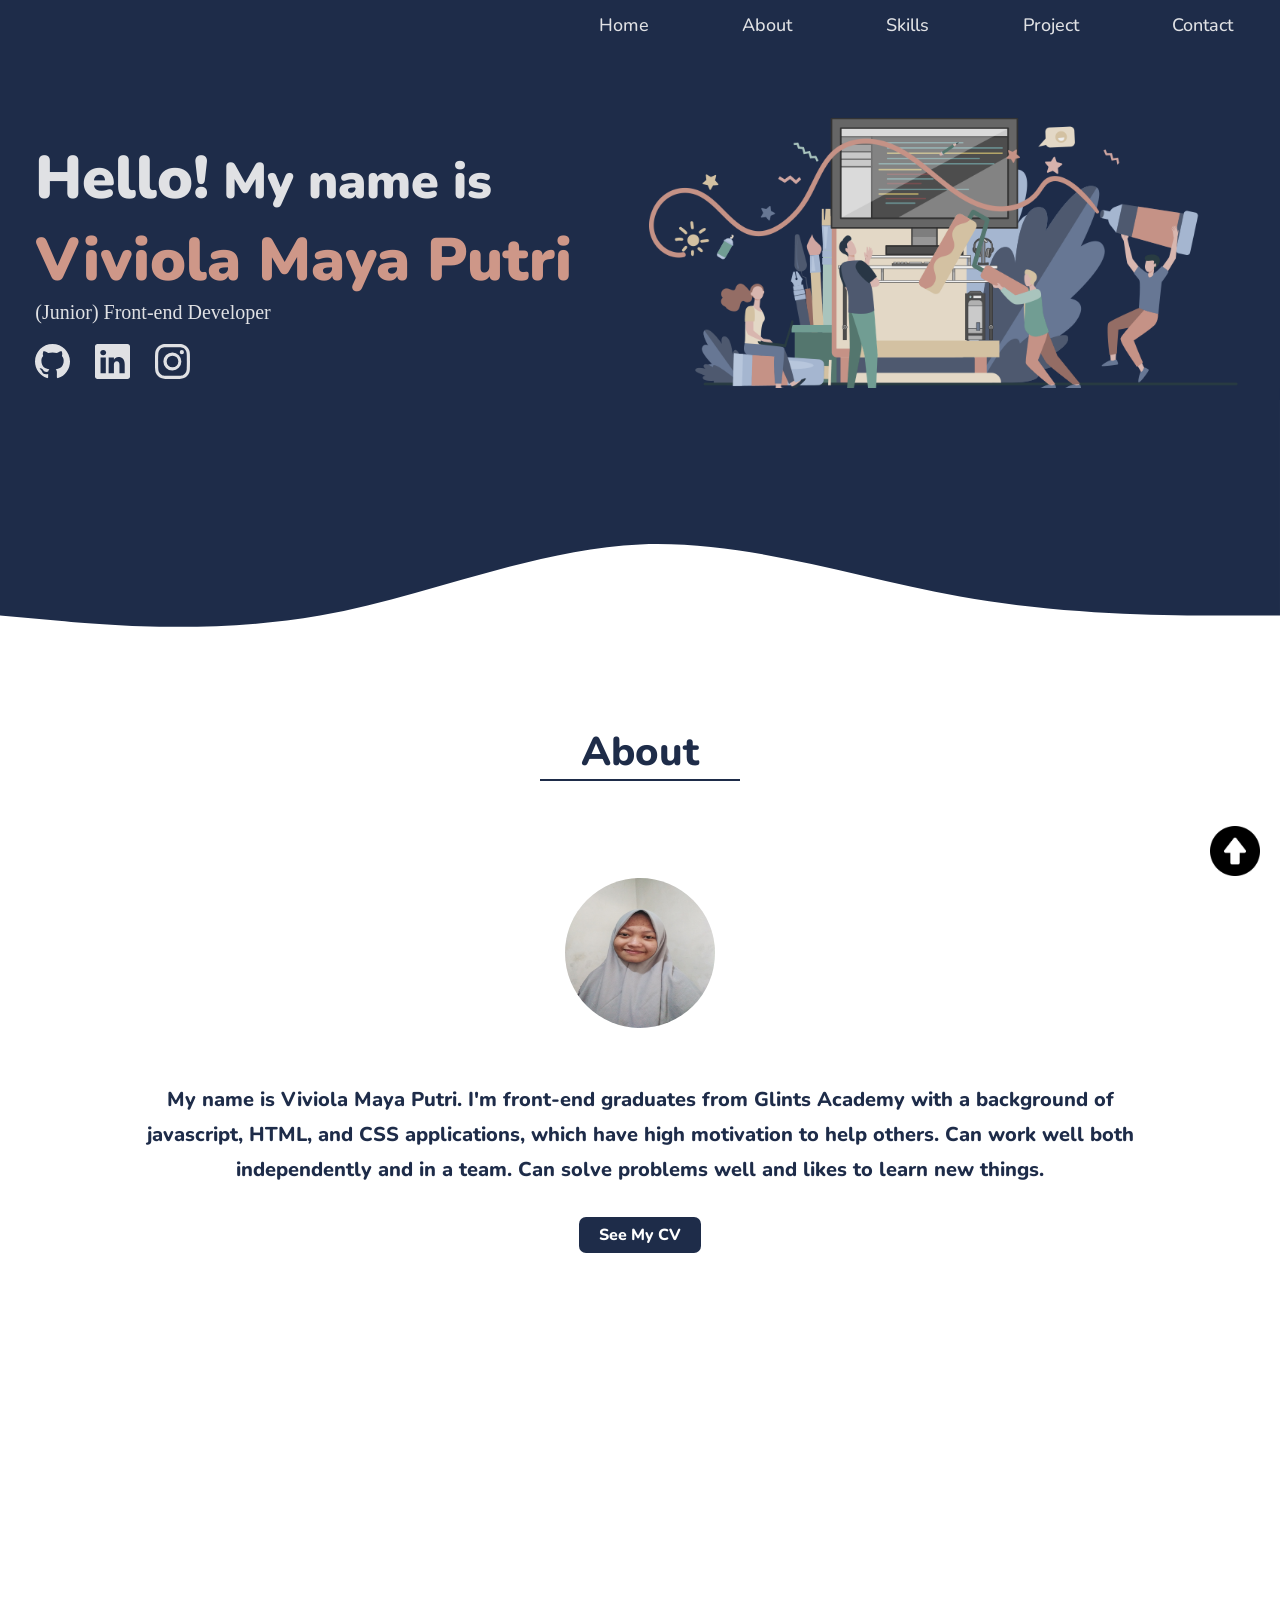
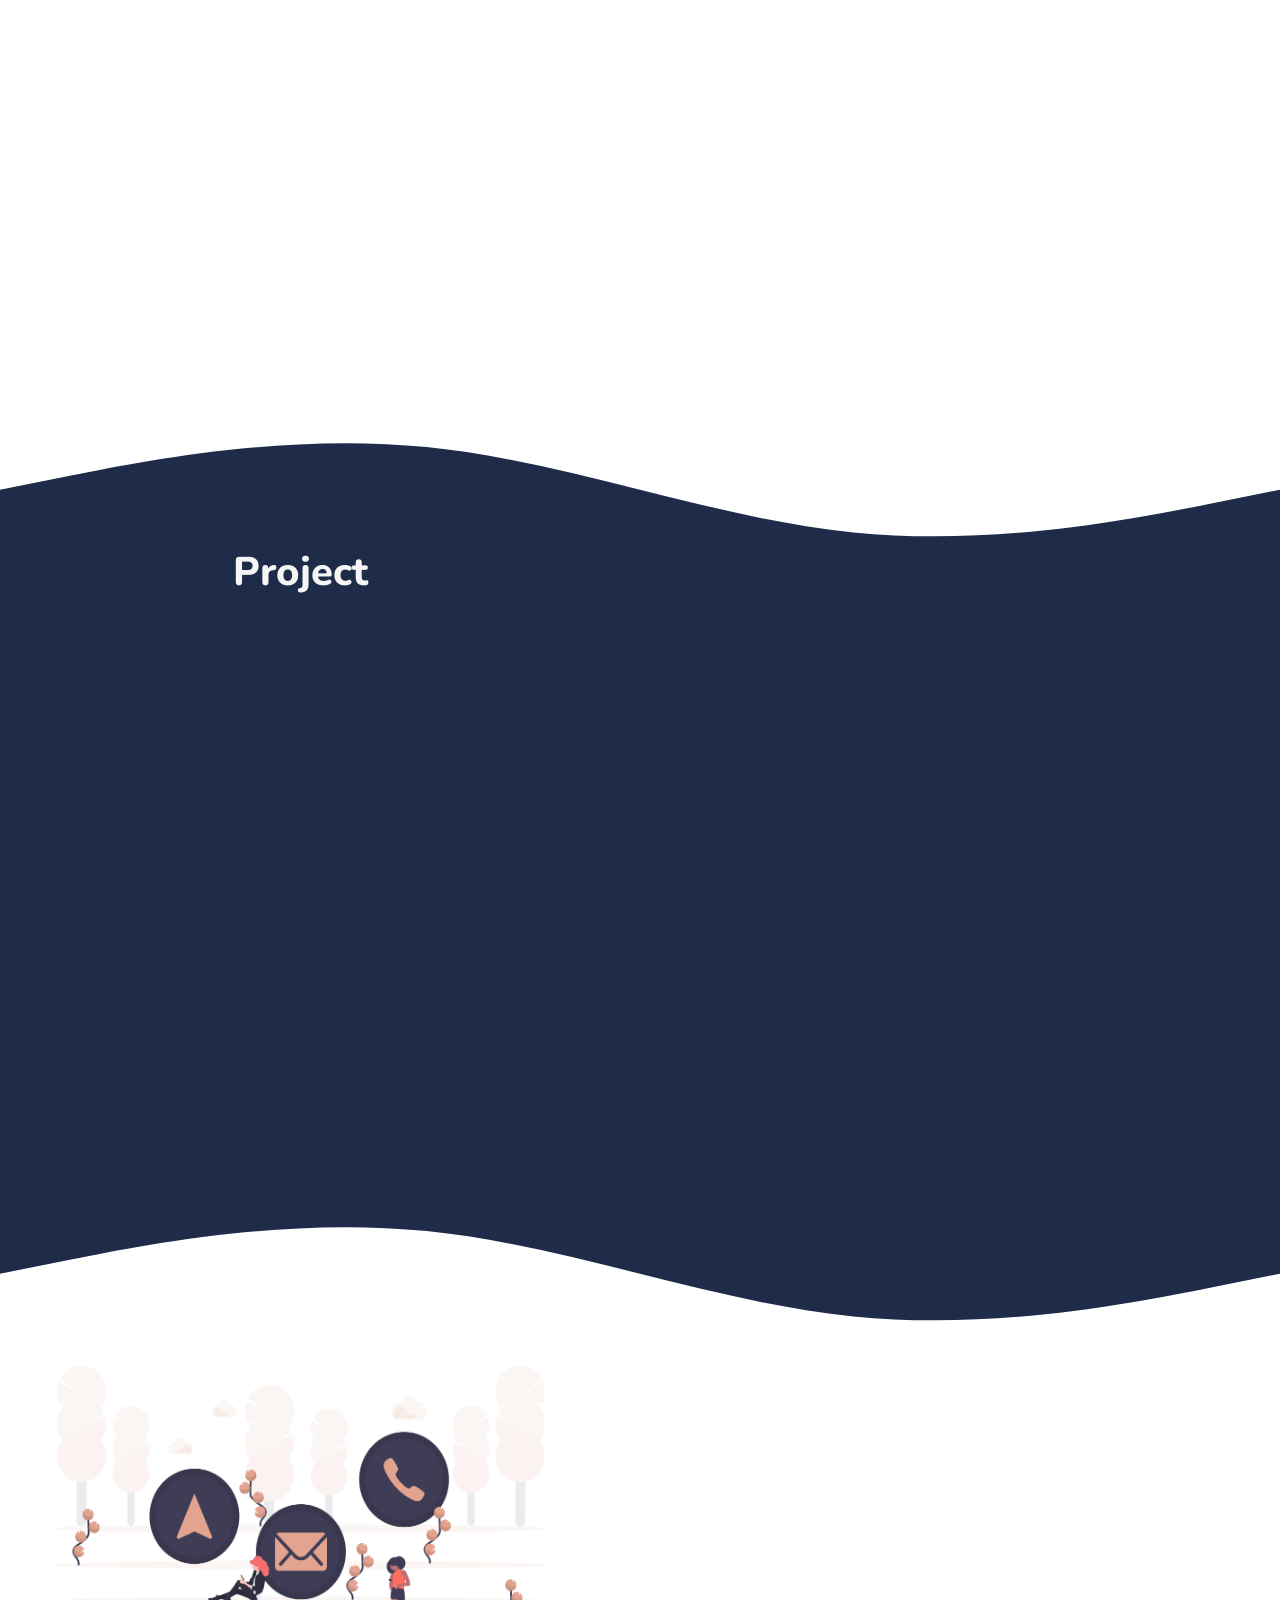
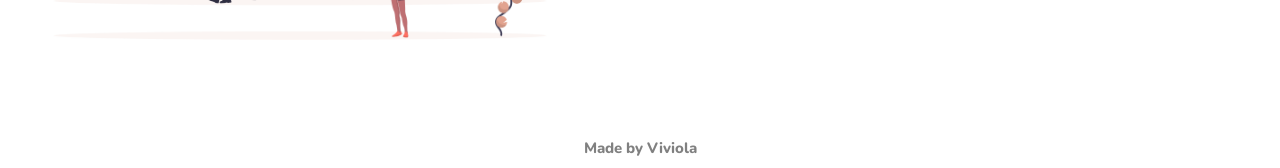
<file: index.html>
<!DOCTYPE html>
<html lang="en">

<head>
    <meta charset="UTF-8">
    <meta http-equiv="X-UA-Compatible" content="IE=edge">
    <meta name="viewport" content="width=device-width, initial-scale=1.0">
    <link rel="icon" href="assets/head-logo.jpg" />
    <title>Viviola</title>
    <link rel="stylesheet" href="profile.css">
    <link href="https://fonts.googleapis.com/css2?family=Dela+Gothic+One&family=Nunito&family=Train+One&display=swap"
        rel="stylesheet">
    <link rel="stylesheet" href="https://unpkg.com/aos@next/dist/aos.css" />

</head>

<body>
    <div class="container">
        <nav class="navbar-links" data-scroll id="navbar">
            <ul>
                <button>x</button>
                <li><a href="#ho me" class="navi">Home</a></li>
                <li><a href="#about" class="navi">About</a></li>
                <li><a href="#skills" class="navi">Skills</a></li>
                <li><a href="#project" class="navi">Project</a></li>
                <li><a href="#contact" class="navi">Contact</a></li>
            </ul>
            <div class="menu-toggle">
                <input type="checkbox">
                <span></span>
                <span></span>
                <span></span>
            </div>
        </nav>
        <header class="page-head" id="home">

            <div class="home">
                <div>
                    <div class="home-title">
                        <div class="name">Hello!<span class="name-is"> My name is </span></div>
                        <div class="name"><span class="name-full">Viviola Maya Putri</span></div>
                        <div class="stack">(Junior) Front-end Developer</div>
                    </div>
                    <div class="icons">
                        <a href="https://github.com/viviolamaya" target="blank">
                            <svg xmlns="http://www.w3.org/2000/svg" width="35" height="35" fill="currentColor"
                                class="bi bi-github" viewBox="0 0 16 16">
                                <path
                                    d="M8 0C3.58 0 0 3.58 0 8c0 3.54 2.29 6.53 5.47 7.59.4.07.55-.17.55-.38 0-.19-.01-.82-.01-1.49-2.01.37-2.53-.49-2.69-.94-.09-.23-.48-.94-.82-1.13-.28-.15-.68-.52-.01-.53.63-.01 1.08.58 1.23.82.72 1.21 1.87.87 2.33.66.07-.52.28-.87.51-1.07-1.78-.2-3.64-.89-3.64-3.95 0-.87.31-1.59.82-2.15-.08-.2-.36-1.02.08-2.12 0 0 .67-.21 2.2.82.64-.18 1.32-.27 2-.27.68 0 1.36.09 2 .27 1.53-1.04 2.2-.82 2.2-.82.44 1.1.16 1.92.08 2.12.51.56.82 1.27.82 2.15 0 3.07-1.87 3.75-3.65 3.95.29.25.54.73.54 1.48 0 1.07-.01 1.93-.01 2.2 0 .21.15.46.55.38A8.012 8.012 0 0 0 16 8c0-4.42-3.58-8-8-8z" />
                            </svg>
                        </a>
                        <a href="https://www.linkedin.com/in/viviola-maya-putri/" target="blank">
                            <svg xmlns="http://www.w3.org/2000/svg" width="35" height="35" fill="currentColor"
                                class="bi bi-linkedin" viewBox="0 0 16 16">
                                <path
                                    d="M0 1.146C0 .513.526 0 1.175 0h13.65C15.474 0 16 .513 16 1.146v13.708c0 .633-.526 1.146-1.175 1.146H1.175C.526 16 0 15.487 0 14.854V1.146zm4.943 12.248V6.169H2.542v7.225h2.401zm-1.2-8.212c.837 0 1.358-.554 1.358-1.248-.015-.709-.52-1.248-1.342-1.248-.822 0-1.359.54-1.359 1.248 0 .694.521 1.248 1.327 1.248h.016zm4.908 8.212V9.359c0-.216.016-.432.08-.586.173-.431.568-.878 1.232-.878.869 0 1.216.662 1.216 1.634v3.865h2.401V9.25c0-2.22-1.184-3.252-2.764-3.252-1.274 0-1.845.7-2.165 1.193v.025h-.016a5.54 5.54 0 0 1 .016-.025V6.169h-2.4c.03.678 0 7.225 0 7.225h2.4z" />
                            </svg>
                        </a>
                        <a href="">
                            <svg xmlns="http://www.w3.org/2000/svg" width="35" height="35" fill="currentColor"
                                class="bi bi-instagram" viewBox="0 0 16 16">
                                <path
                                    d="M8 0C5.829 0 5.556.01 4.703.048 3.85.088 3.269.222 2.76.42a3.917 3.917 0 0 0-1.417.923A3.927 3.927 0 0 0 .42 2.76C.222 3.268.087 3.85.048 4.7.01 5.555 0 5.827 0 8.001c0 2.172.01 2.444.048 3.297.04.852.174 1.433.372 1.942.205.526.478.972.923 1.417.444.445.89.719 1.416.923.51.198 1.09.333 1.942.372C5.555 15.99 5.827 16 8 16s2.444-.01 3.298-.048c.851-.04 1.434-.174 1.943-.372a3.916 3.916 0 0 0 1.416-.923c.445-.445.718-.891.923-1.417.197-.509.332-1.09.372-1.942C15.99 10.445 16 10.173 16 8s-.01-2.445-.048-3.299c-.04-.851-.175-1.433-.372-1.941a3.926 3.926 0 0 0-.923-1.417A3.911 3.911 0 0 0 13.24.42c-.51-.198-1.092-.333-1.943-.372C10.443.01 10.172 0 7.998 0h.003zm-.717 1.442h.718c2.136 0 2.389.007 3.232.046.78.035 1.204.166 1.486.275.373.145.64.319.92.599.28.28.453.546.598.92.11.281.24.705.275 1.485.039.843.047 1.096.047 3.231s-.008 2.389-.047 3.232c-.035.78-.166 1.203-.275 1.485a2.47 2.47 0 0 1-.599.919c-.28.28-.546.453-.92.598-.28.11-.704.24-1.485.276-.843.038-1.096.047-3.232.047s-2.39-.009-3.233-.047c-.78-.036-1.203-.166-1.485-.276a2.478 2.478 0 0 1-.92-.598 2.48 2.48 0 0 1-.6-.92c-.109-.281-.24-.705-.275-1.485-.038-.843-.046-1.096-.046-3.233 0-2.136.008-2.388.046-3.231.036-.78.166-1.204.276-1.486.145-.373.319-.64.599-.92.28-.28.546-.453.92-.598.282-.11.705-.24 1.485-.276.738-.034 1.024-.044 2.515-.045v.002zm4.988 1.328a.96.96 0 1 0 0 1.92.96.96 0 0 0 0-1.92zm-4.27 1.122a4.109 4.109 0 1 0 0 8.217 4.109 4.109 0 0 0 0-8.217zm0 1.441a2.667 2.667 0 1 1 0 5.334 2.667 2.667 0 0 1 0-5.334z" />
                            </svg>
                        </a>
                    </div>
                </div>
                <div class="home-img">
                    <img src="assets/animasi.png" alt="">
                </div>
            </div>
            <svg class="wave" xmlns="http://www.w3.org/2000/svg" viewBox="0 0 1440 320">
                <path fill="#1e2c49" fill-opacity="1"
                    d="M0,256L60,261.3C120,267,240,277,360,256C480,235,600,181,720,176C840,171,960,213,1080,234.7C1200,256,1320,256,1380,256L1440,256L1440,0L1380,0C1320,0,1200,0,1080,0C960,0,840,0,720,0C600,0,480,0,360,0C240,0,120,0,60,0L0,0Z">
                </path>
            </svg>
            <div class="up-scroll">
                <a href="#home">
                    <img src="assets/up.png" alt="">
                </a>
            </div>
        </header>

        <section class="about" id="about">
            <div class="about-page" data-aos="fade-up">
                <div class="about-title">About</div>
                <div class="about-me">
                    <div class="about-img">
                        <img src="assets/FE-Viviola Maya Putri.jpg" alt="profile">
                    </div>
                    <div class="about-summary">
                        <div class="summary">
                            My name is Viviola Maya Putri. I'm front-end graduates from Glints Academy with a background
                            of
                            javascript, HTML, and CSS applications, which have high motivation to help others. Can work
                            well
                            both independently and in a team. Can solve problems well and likes to learn new things.
                        </div>
                        <div class="btn-cv">
                            <a href="assets/Viviola CV.pdf" target="blank">
                                <button>See My CV</button>
                            </a>
                        </div>
                    </div>
                </div>
            </div>
        </section>
        <section class="skills" id="skills">
            <div class="skills-page" data-aos="fade-up">
                <div class="skills-title">What I Can Do</div>
                <div class="skill-icons">
                    <div>
                        <img src="assets/html-5.png" alt="html">
                        <p>HTML</p>
                    </div>
                    <div>
                        <img src="assets/css.png" alt="html">
                        <p>CSS</p>
                    </div>
                    <div class="java">
                        <img src="assets/javascript-logo-E967E87D74-seeklogo.com_.png" alt="html">
                        <p>Javascript</p>
                    </div>
                    <div>
                        <img src="assets/atom.png" alt="html">
                        <p>React Js</p>
                    </div>
                    <div>
                        <img src="assets/redux.jpg" alt="html">
                        <p>Redux</p>
                    </div>
                </div>
            </div>
        </section>
        <section class="project" id="project">
            <svg xmlns="http://www.w3.org/2000/svg" viewBox="0 0 1440 320" class="svg1">
                <path fill="#1e2c49" fill-opacity="1"
                    d="M0,128L80,112C160,96,320,64,480,80C640,96,800,160,960,176C1120,192,1280,160,1360,144L1440,128L1440,320L1360,320C1280,320,1120,320,960,320C800,320,640,320,480,320C320,320,160,320,80,320L0,320Z">
                </path>
            </svg>
            <div class="project-page">
                <div class="project-tittle">Project</div>
                <div class="project-card">
                    <div data-aos="flip-left">
                        <a href="https://lektur-app-glints.herokuapp.com/" target="blank">
                            <img src="assets/defaultLektur (1).png" alt="html">
                            <p>Lektur is a Learning Management System that lets students access
                                materials online, track learning
                                progress, and do assessments on students taking the course. Not only that, teachers can
                                also
                                create classes and courses here.
                            </p>
                        </a>
                    </div>
                    <div data-aos="flip-left">
                        <a href="https://glints-bbm-warehouse.netlify.app/" target="blank">
                            <img src="assets/warehouse.png" alt="html">
                            <p>BBM Warehouse is a movie review website where the user can rate and
                                comment on the movie that has
                                been watched, the user can also add it to the watchlist as a favorite movie.
                            </p>
                        </a>
                    </div>
                </div>
            </div>
            <svg xmlns="http://www.w3.org/2000/svg" viewBox="0 0 1440 320" class="svg2">
                <path fill=" #1e2c49" fill-opacity="1"
                    d="M0,128L80,112C160,96,320,64,480,80C640,96,800,160,960,176C1120,192,1280,160,1360,144L1440,128L1440,0L1360,0C1280,0,1120,0,960,0C800,0,640,0,480,0C320,0,160,0,80,0L0,0Z">
                </path>
            </svg>
        </section>
        <section class="contact" id="contact">
            <div class="contact-page">
                <img src="assets/undraw_contact_us_15o2.png" alt="">
                <div class="contact-fill" data-aos="zoom-in-up">
                    <div class="contact-tittle">Contact Me</div>
                    <div class="contact-text">Interested in working together? or just want to say hi?</div>
                    <div class="contact-text">Send me email!</div>
                    <div class="email-send">viviolaputri15@gmail.com</div>
                    <div class="icons-contact">
                        <a href="https://github.com/viviolamaya" target="blank">
                            <svg xmlns="http://www.w3.org/2000/svg" width="35" height="35" fill="currentColor"
                                class="bi bi-github" viewBox="0 0 16 16">
                                <path
                                    d="M8 0C3.58 0 0 3.58 0 8c0 3.54 2.29 6.53 5.47 7.59.4.07.55-.17.55-.38 0-.19-.01-.82-.01-1.49-2.01.37-2.53-.49-2.69-.94-.09-.23-.48-.94-.82-1.13-.28-.15-.68-.52-.01-.53.63-.01 1.08.58 1.23.82.72 1.21 1.87.87 2.33.66.07-.52.28-.87.51-1.07-1.78-.2-3.64-.89-3.64-3.95 0-.87.31-1.59.82-2.15-.08-.2-.36-1.02.08-2.12 0 0 .67-.21 2.2.82.64-.18 1.32-.27 2-.27.68 0 1.36.09 2 .27 1.53-1.04 2.2-.82 2.2-.82.44 1.1.16 1.92.08 2.12.51.56.82 1.27.82 2.15 0 3.07-1.87 3.75-3.65 3.95.29.25.54.73.54 1.48 0 1.07-.01 1.93-.01 2.2 0 .21.15.46.55.38A8.012 8.012 0 0 0 16 8c0-4.42-3.58-8-8-8z" />
                            </svg>
                        </a>
                        <a href="https://www.linkedin.com/in/viviola-maya-putri/" target="blank">
                            <svg xmlns="http://www.w3.org/2000/svg" width="35" height="35" fill="currentColor"
                                class="bi bi-linkedin" viewBox="0 0 16 16">
                                <path
                                    d="M0 1.146C0 .513.526 0 1.175 0h13.65C15.474 0 16 .513 16 1.146v13.708c0 .633-.526 1.146-1.175 1.146H1.175C.526 16 0 15.487 0 14.854V1.146zm4.943 12.248V6.169H2.542v7.225h2.401zm-1.2-8.212c.837 0 1.358-.554 1.358-1.248-.015-.709-.52-1.248-1.342-1.248-.822 0-1.359.54-1.359 1.248 0 .694.521 1.248 1.327 1.248h.016zm4.908 8.212V9.359c0-.216.016-.432.08-.586.173-.431.568-.878 1.232-.878.869 0 1.216.662 1.216 1.634v3.865h2.401V9.25c0-2.22-1.184-3.252-2.764-3.252-1.274 0-1.845.7-2.165 1.193v.025h-.016a5.54 5.54 0 0 1 .016-.025V6.169h-2.4c.03.678 0 7.225 0 7.225h2.4z" />
                            </svg>
                        </a>
                        <a href="">
                            <svg xmlns="http://www.w3.org/2000/svg" width="35" height="35" fill="currentColor"
                                class="bi bi-instagram" viewBox="0 0 16 16">
                                <path
                                    d="M8 0C5.829 0 5.556.01 4.703.048 3.85.088 3.269.222 2.76.42a3.917 3.917 0 0 0-1.417.923A3.927 3.927 0 0 0 .42 2.76C.222 3.268.087 3.85.048 4.7.01 5.555 0 5.827 0 8.001c0 2.172.01 2.444.048 3.297.04.852.174 1.433.372 1.942.205.526.478.972.923 1.417.444.445.89.719 1.416.923.51.198 1.09.333 1.942.372C5.555 15.99 5.827 16 8 16s2.444-.01 3.298-.048c.851-.04 1.434-.174 1.943-.372a3.916 3.916 0 0 0 1.416-.923c.445-.445.718-.891.923-1.417.197-.509.332-1.09.372-1.942C15.99 10.445 16 10.173 16 8s-.01-2.445-.048-3.299c-.04-.851-.175-1.433-.372-1.941a3.926 3.926 0 0 0-.923-1.417A3.911 3.911 0 0 0 13.24.42c-.51-.198-1.092-.333-1.943-.372C10.443.01 10.172 0 7.998 0h.003zm-.717 1.442h.718c2.136 0 2.389.007 3.232.046.78.035 1.204.166 1.486.275.373.145.64.319.92.599.28.28.453.546.598.92.11.281.24.705.275 1.485.039.843.047 1.096.047 3.231s-.008 2.389-.047 3.232c-.035.78-.166 1.203-.275 1.485a2.47 2.47 0 0 1-.599.919c-.28.28-.546.453-.92.598-.28.11-.704.24-1.485.276-.843.038-1.096.047-3.232.047s-2.39-.009-3.233-.047c-.78-.036-1.203-.166-1.485-.276a2.478 2.478 0 0 1-.92-.598 2.48 2.48 0 0 1-.6-.92c-.109-.281-.24-.705-.275-1.485-.038-.843-.046-1.096-.046-3.233 0-2.136.008-2.388.046-3.231.036-.78.166-1.204.276-1.486.145-.373.319-.64.599-.92.28-.28.546-.453.92-.598.282-.11.705-.24 1.485-.276.738-.034 1.024-.044 2.515-.045v.002zm4.988 1.328a.96.96 0 1 0 0 1.92.96.96 0 0 0 0-1.92zm-4.27 1.122a4.109 4.109 0 1 0 0 8.217 4.109 4.109 0 0 0 0-8.217zm0 1.441a2.667 2.667 0 1 1 0 5.334 2.667 2.667 0 0 1 0-5.334z" />
                            </svg>
                        </a>
                    </div>
                </div>
            </div>
            <div class="text">Made by Viviola</div>
        </section>
    </div>
    <script src="profile.js"></script>
    <script src="https://unpkg.com/aos@next/dist/aos.js"></script>
    <script>
        AOS.init();
    </script>
</body>

</html>
</file>
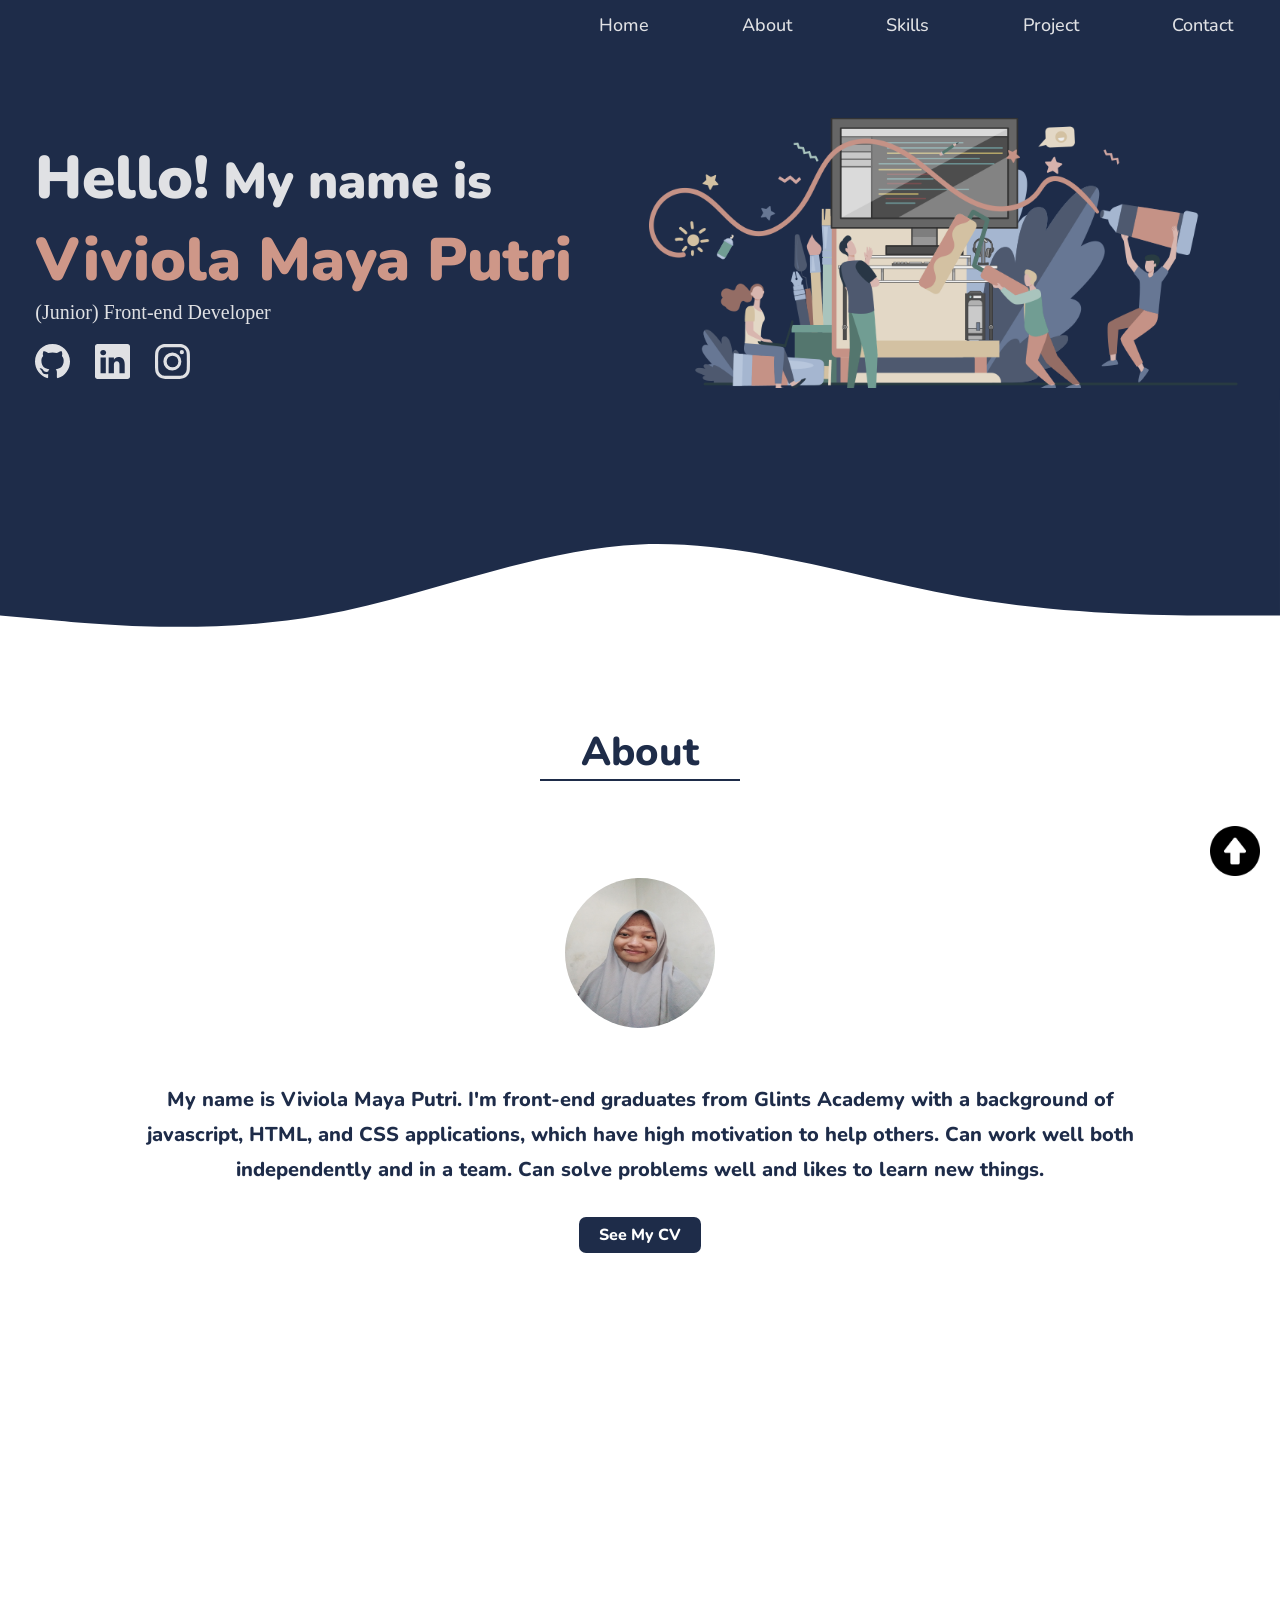
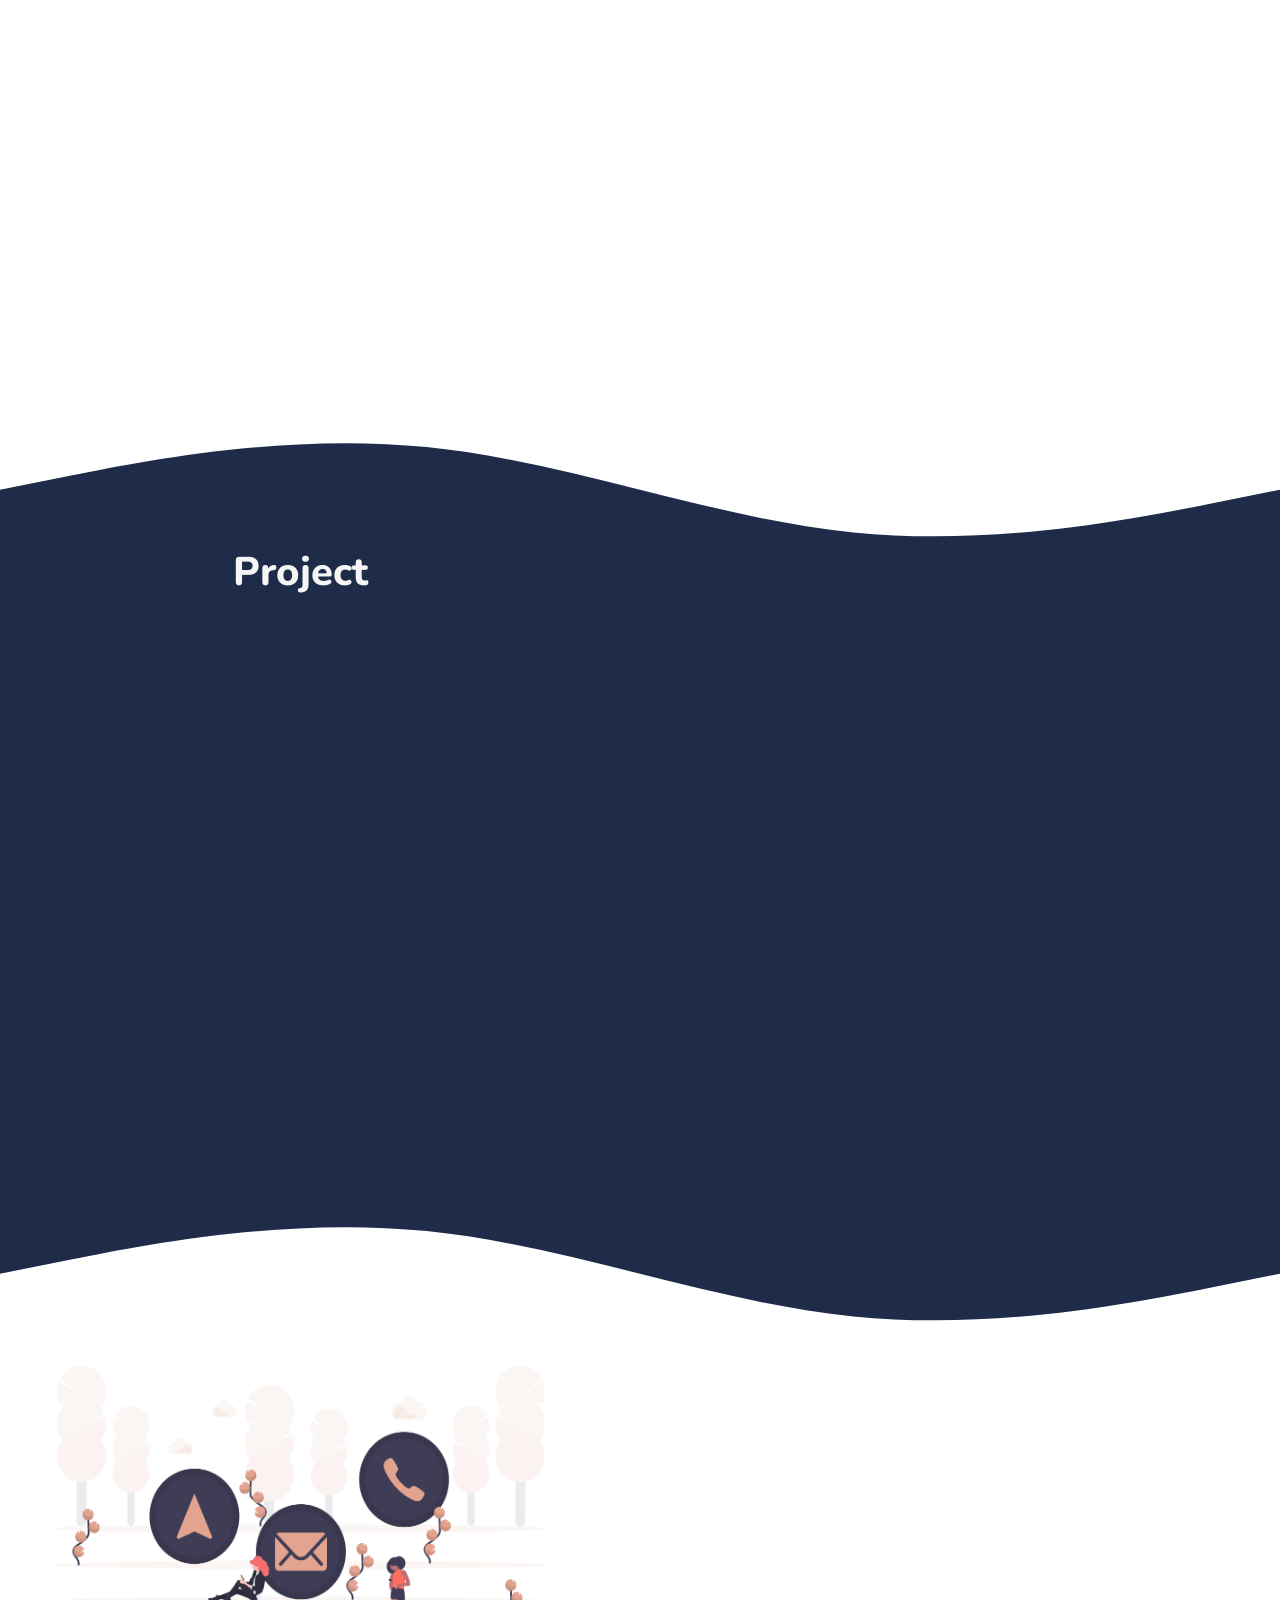
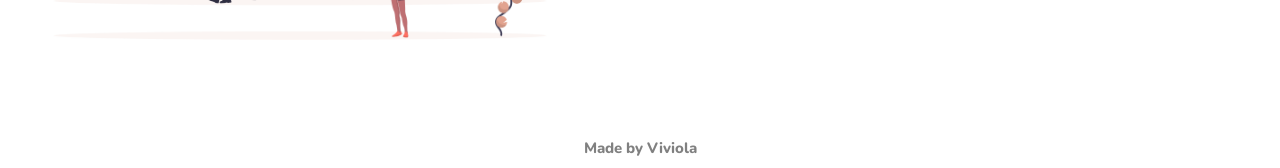
<file: profile.html>
<!DOCTYPE html>
<html lang="en">

<head>
    <meta charset="UTF-8">
    <meta http-equiv="X-UA-Compatible" content="IE=edge">
    <meta name="viewport" content="width=device-width, initial-scale=1.0">
    <title>Viviola</title>
    <link rel="stylesheet" href="profile.css">
    <link href="https://fonts.googleapis.com/css2?family=Dela+Gothic+One&family=Nunito&family=Train+One&display=swap"
        rel="stylesheet">
    <link rel="stylesheet" href="https://unpkg.com/aos@next/dist/aos.css" />

</head>

<body>
    <div class="container">
        <nav class="navbar-links" data-scroll id="navbar">
            <ul>
                <button>x</button>
                <li><a href="#home" class="navi">Home</a></li>
                <li><a href="#about" class="navi">About</a></li>
                <li><a href="#skills" class="navi">Skills</a></li>
                <li><a href="#project" class="navi">Project</a></li>
                <li><a href="#contact" class="navi">Contact</a></li>
            </ul>
            <div class="menu-toggle">
                <input type="checkbox">
                <span></span>
                <span></span>
                <span></span>
            </div>
        </nav>
        <header class="page-head" id="home">

            <div class="home">
                <div>
                    <div class="home-title">
                        <div class="name">Hello!<span class="name-is"> My name is </span></div>
                        <div class="name"><span class="name-full">Viviola Maya Putri</span></div>
                        <div class="stack">(Junior) Front-end Developer</div>
                    </div>
                    <div class="icons">
                        <a href="https://github.com/viviolamaya" target="blank">
                            <svg xmlns="http://www.w3.org/2000/svg" width="35" height="35" fill="currentColor"
                                class="bi bi-github" viewBox="0 0 16 16">
                                <path
                                    d="M8 0C3.58 0 0 3.58 0 8c0 3.54 2.29 6.53 5.47 7.59.4.07.55-.17.55-.38 0-.19-.01-.82-.01-1.49-2.01.37-2.53-.49-2.69-.94-.09-.23-.48-.94-.82-1.13-.28-.15-.68-.52-.01-.53.63-.01 1.08.58 1.23.82.72 1.21 1.87.87 2.33.66.07-.52.28-.87.51-1.07-1.78-.2-3.64-.89-3.64-3.95 0-.87.31-1.59.82-2.15-.08-.2-.36-1.02.08-2.12 0 0 .67-.21 2.2.82.64-.18 1.32-.27 2-.27.68 0 1.36.09 2 .27 1.53-1.04 2.2-.82 2.2-.82.44 1.1.16 1.92.08 2.12.51.56.82 1.27.82 2.15 0 3.07-1.87 3.75-3.65 3.95.29.25.54.73.54 1.48 0 1.07-.01 1.93-.01 2.2 0 .21.15.46.55.38A8.012 8.012 0 0 0 16 8c0-4.42-3.58-8-8-8z" />
                            </svg>
                        </a>
                        <a href="https://www.linkedin.com/in/viviola-maya-putri/" target="blank">
                            <svg xmlns="http://www.w3.org/2000/svg" width="35" height="35" fill="currentColor"
                                class="bi bi-linkedin" viewBox="0 0 16 16">
                                <path
                                    d="M0 1.146C0 .513.526 0 1.175 0h13.65C15.474 0 16 .513 16 1.146v13.708c0 .633-.526 1.146-1.175 1.146H1.175C.526 16 0 15.487 0 14.854V1.146zm4.943 12.248V6.169H2.542v7.225h2.401zm-1.2-8.212c.837 0 1.358-.554 1.358-1.248-.015-.709-.52-1.248-1.342-1.248-.822 0-1.359.54-1.359 1.248 0 .694.521 1.248 1.327 1.248h.016zm4.908 8.212V9.359c0-.216.016-.432.08-.586.173-.431.568-.878 1.232-.878.869 0 1.216.662 1.216 1.634v3.865h2.401V9.25c0-2.22-1.184-3.252-2.764-3.252-1.274 0-1.845.7-2.165 1.193v.025h-.016a5.54 5.54 0 0 1 .016-.025V6.169h-2.4c.03.678 0 7.225 0 7.225h2.4z" />
                            </svg>
                        </a>
                        <a href="">
                            <svg xmlns="http://www.w3.org/2000/svg" width="35" height="35" fill="currentColor"
                                class="bi bi-instagram" viewBox="0 0 16 16">
                                <path
                                    d="M8 0C5.829 0 5.556.01 4.703.048 3.85.088 3.269.222 2.76.42a3.917 3.917 0 0 0-1.417.923A3.927 3.927 0 0 0 .42 2.76C.222 3.268.087 3.85.048 4.7.01 5.555 0 5.827 0 8.001c0 2.172.01 2.444.048 3.297.04.852.174 1.433.372 1.942.205.526.478.972.923 1.417.444.445.89.719 1.416.923.51.198 1.09.333 1.942.372C5.555 15.99 5.827 16 8 16s2.444-.01 3.298-.048c.851-.04 1.434-.174 1.943-.372a3.916 3.916 0 0 0 1.416-.923c.445-.445.718-.891.923-1.417.197-.509.332-1.09.372-1.942C15.99 10.445 16 10.173 16 8s-.01-2.445-.048-3.299c-.04-.851-.175-1.433-.372-1.941a3.926 3.926 0 0 0-.923-1.417A3.911 3.911 0 0 0 13.24.42c-.51-.198-1.092-.333-1.943-.372C10.443.01 10.172 0 7.998 0h.003zm-.717 1.442h.718c2.136 0 2.389.007 3.232.046.78.035 1.204.166 1.486.275.373.145.64.319.92.599.28.28.453.546.598.92.11.281.24.705.275 1.485.039.843.047 1.096.047 3.231s-.008 2.389-.047 3.232c-.035.78-.166 1.203-.275 1.485a2.47 2.47 0 0 1-.599.919c-.28.28-.546.453-.92.598-.28.11-.704.24-1.485.276-.843.038-1.096.047-3.232.047s-2.39-.009-3.233-.047c-.78-.036-1.203-.166-1.485-.276a2.478 2.478 0 0 1-.92-.598 2.48 2.48 0 0 1-.6-.92c-.109-.281-.24-.705-.275-1.485-.038-.843-.046-1.096-.046-3.233 0-2.136.008-2.388.046-3.231.036-.78.166-1.204.276-1.486.145-.373.319-.64.599-.92.28-.28.546-.453.92-.598.282-.11.705-.24 1.485-.276.738-.034 1.024-.044 2.515-.045v.002zm4.988 1.328a.96.96 0 1 0 0 1.92.96.96 0 0 0 0-1.92zm-4.27 1.122a4.109 4.109 0 1 0 0 8.217 4.109 4.109 0 0 0 0-8.217zm0 1.441a2.667 2.667 0 1 1 0 5.334 2.667 2.667 0 0 1 0-5.334z" />
                            </svg>
                        </a>
                    </div>
                </div>
                <div class="home-img">
                    <img src="assets/animasi.png" alt="">
                </div>
            </div>
            <svg class="wave" xmlns="http://www.w3.org/2000/svg" viewBox="0 0 1440 320">
                <path fill="#1e2c49" fill-opacity="1"
                    d="M0,256L60,261.3C120,267,240,277,360,256C480,235,600,181,720,176C840,171,960,213,1080,234.7C1200,256,1320,256,1380,256L1440,256L1440,0L1380,0C1320,0,1200,0,1080,0C960,0,840,0,720,0C600,0,480,0,360,0C240,0,120,0,60,0L0,0Z">
                </path>
            </svg>
            <div class="up-scroll">
                <a href="#home">
                    <img src="assets/up.png" alt="">
                </a>
            </div>
        </header>

        <section class="about" id="about">
            <div class="about-page" data-aos="fade-up">
                <div class="about-title">About</div>
                <div class="about-me">
                    <div class="about-img">
                        <img src="assets/FE-Viviola Maya Putri.jpg" alt="profile">
                    </div>
                    <div class="about-summary">
                        <div class="summary">
                            My name is Viviola Maya Putri. I'm front-end graduates from Glints Academy with a background
                            of
                            javascript, HTML, and CSS applications, which have high motivation to help others. Can work
                            well
                            both independently and in a team. Can solve problems well and likes to learn new things.
                        </div>
                        <div class="btn-cv">
                            <a href="assets/Viviola Maya Putri CV (1).pdf" target="blank">
                                <button>See My CV</button>
                            </a>
                        </div>
                    </div>
                </div>
            </div>
        </section>
        <section class="skills" id="skills">
            <div class="skills-page" data-aos="fade-up">
                <div class="skills-title">What I Can Do</div>
                <div class="skill-icons">
                    <div>
                        <img src="assets/html-5.png" alt="html">
                        <p>HTML</p>
                    </div>
                    <div>
                        <img src="assets/css.png" alt="html">
                        <p>CSS</p>
                    </div>
                    <div class="java">
                        <img src="assets/javascript-logo-E967E87D74-seeklogo.com_.png" alt="html">
                        <p>Javascript</p>
                    </div>
                    <div>
                        <img src="assets/atom.png" alt="html">
                        <p>React Js</p>
                    </div>
                    <div>
                        <img src="assets/redux.jpg" alt="html">
                        <p>Redux</p>
                    </div>
                </div>
            </div>
        </section>
        <section class="project" id="project">
            <svg xmlns="http://www.w3.org/2000/svg" viewBox="0 0 1440 320" class="svg1">
                <path fill="#1e2c49" fill-opacity="1"
                    d="M0,128L80,112C160,96,320,64,480,80C640,96,800,160,960,176C1120,192,1280,160,1360,144L1440,128L1440,320L1360,320C1280,320,1120,320,960,320C800,320,640,320,480,320C320,320,160,320,80,320L0,320Z">
                </path>
            </svg>
            <div class="project-page">
                <div class="project-tittle">Project</div>
                <div class="project-card">
                    <div data-aos="flip-left">
                        <a href="https://lektur-app-glints.herokuapp.com/" target="blank">
                            <img src="assets/defaultLektur (1).png" alt="html">
                            <p>Lektur is a Learning Management System that lets students access
                                materials online, track learning
                                progress, and do assessments on students taking the course. Not only that, teachers can
                                also
                                create classes and courses here.
                            </p>
                        </a>
                    </div>
                    <div data-aos="flip-left">
                        <a href="https://glints-bbm-warehouse.netlify.app/" target="blank">
                            <img src="assets/warehouse.png" alt="html">
                            <p>BBM Warehouse is a movie review website where the user can rate and
                                comment on the movie that has
                                been watched, the user can also add it to the watchlist as a favorite movie.
                            </p>
                        </a>
                    </div>
                </div>
            </div>
            <svg xmlns="http://www.w3.org/2000/svg" viewBox="0 0 1440 320" class="svg2">
                <path fill=" #1e2c49" fill-opacity="1"
                    d="M0,128L80,112C160,96,320,64,480,80C640,96,800,160,960,176C1120,192,1280,160,1360,144L1440,128L1440,0L1360,0C1280,0,1120,0,960,0C800,0,640,0,480,0C320,0,160,0,80,0L0,0Z">
                </path>
            </svg>
        </section>
        <section class="contact" id="contact">
            <div class="contact-page">
                <img src="assets/undraw_contact_us_15o2.png" alt="">
                <div class="contact-fill" data-aos="zoom-in-up">
                    <div class="contact-tittle">Contact Me</div>
                    <div class="contact-text">Interested in working together? or just want to say hi?</div>
                    <div class="contact-text">Send me email!</div>
                    <div class="email-send">viviolaputri15@gmail.com</div>
                    <div class="icons-contact">
                        <a href="https://github.com/viviolamaya" target="blank">
                            <svg xmlns="http://www.w3.org/2000/svg" width="35" height="35" fill="currentColor"
                                class="bi bi-github" viewBox="0 0 16 16">
                                <path
                                    d="M8 0C3.58 0 0 3.58 0 8c0 3.54 2.29 6.53 5.47 7.59.4.07.55-.17.55-.38 0-.19-.01-.82-.01-1.49-2.01.37-2.53-.49-2.69-.94-.09-.23-.48-.94-.82-1.13-.28-.15-.68-.52-.01-.53.63-.01 1.08.58 1.23.82.72 1.21 1.87.87 2.33.66.07-.52.28-.87.51-1.07-1.78-.2-3.64-.89-3.64-3.95 0-.87.31-1.59.82-2.15-.08-.2-.36-1.02.08-2.12 0 0 .67-.21 2.2.82.64-.18 1.32-.27 2-.27.68 0 1.36.09 2 .27 1.53-1.04 2.2-.82 2.2-.82.44 1.1.16 1.92.08 2.12.51.56.82 1.27.82 2.15 0 3.07-1.87 3.75-3.65 3.95.29.25.54.73.54 1.48 0 1.07-.01 1.93-.01 2.2 0 .21.15.46.55.38A8.012 8.012 0 0 0 16 8c0-4.42-3.58-8-8-8z" />
                            </svg>
                        </a>
                        <a href="https://www.linkedin.com/in/viviola-maya-putri/" target="blank">
                            <svg xmlns="http://www.w3.org/2000/svg" width="35" height="35" fill="currentColor"
                                class="bi bi-linkedin" viewBox="0 0 16 16">
                                <path
                                    d="M0 1.146C0 .513.526 0 1.175 0h13.65C15.474 0 16 .513 16 1.146v13.708c0 .633-.526 1.146-1.175 1.146H1.175C.526 16 0 15.487 0 14.854V1.146zm4.943 12.248V6.169H2.542v7.225h2.401zm-1.2-8.212c.837 0 1.358-.554 1.358-1.248-.015-.709-.52-1.248-1.342-1.248-.822 0-1.359.54-1.359 1.248 0 .694.521 1.248 1.327 1.248h.016zm4.908 8.212V9.359c0-.216.016-.432.08-.586.173-.431.568-.878 1.232-.878.869 0 1.216.662 1.216 1.634v3.865h2.401V9.25c0-2.22-1.184-3.252-2.764-3.252-1.274 0-1.845.7-2.165 1.193v.025h-.016a5.54 5.54 0 0 1 .016-.025V6.169h-2.4c.03.678 0 7.225 0 7.225h2.4z" />
                            </svg>
                        </a>
                        <a href="">
                            <svg xmlns="http://www.w3.org/2000/svg" width="35" height="35" fill="currentColor"
                                class="bi bi-instagram" viewBox="0 0 16 16">
                                <path
                                    d="M8 0C5.829 0 5.556.01 4.703.048 3.85.088 3.269.222 2.76.42a3.917 3.917 0 0 0-1.417.923A3.927 3.927 0 0 0 .42 2.76C.222 3.268.087 3.85.048 4.7.01 5.555 0 5.827 0 8.001c0 2.172.01 2.444.048 3.297.04.852.174 1.433.372 1.942.205.526.478.972.923 1.417.444.445.89.719 1.416.923.51.198 1.09.333 1.942.372C5.555 15.99 5.827 16 8 16s2.444-.01 3.298-.048c.851-.04 1.434-.174 1.943-.372a3.916 3.916 0 0 0 1.416-.923c.445-.445.718-.891.923-1.417.197-.509.332-1.09.372-1.942C15.99 10.445 16 10.173 16 8s-.01-2.445-.048-3.299c-.04-.851-.175-1.433-.372-1.941a3.926 3.926 0 0 0-.923-1.417A3.911 3.911 0 0 0 13.24.42c-.51-.198-1.092-.333-1.943-.372C10.443.01 10.172 0 7.998 0h.003zm-.717 1.442h.718c2.136 0 2.389.007 3.232.046.78.035 1.204.166 1.486.275.373.145.64.319.92.599.28.28.453.546.598.92.11.281.24.705.275 1.485.039.843.047 1.096.047 3.231s-.008 2.389-.047 3.232c-.035.78-.166 1.203-.275 1.485a2.47 2.47 0 0 1-.599.919c-.28.28-.546.453-.92.598-.28.11-.704.24-1.485.276-.843.038-1.096.047-3.232.047s-2.39-.009-3.233-.047c-.78-.036-1.203-.166-1.485-.276a2.478 2.478 0 0 1-.92-.598 2.48 2.48 0 0 1-.6-.92c-.109-.281-.24-.705-.275-1.485-.038-.843-.046-1.096-.046-3.233 0-2.136.008-2.388.046-3.231.036-.78.166-1.204.276-1.486.145-.373.319-.64.599-.92.28-.28.546-.453.92-.598.282-.11.705-.24 1.485-.276.738-.034 1.024-.044 2.515-.045v.002zm4.988 1.328a.96.96 0 1 0 0 1.92.96.96 0 0 0 0-1.92zm-4.27 1.122a4.109 4.109 0 1 0 0 8.217 4.109 4.109 0 0 0 0-8.217zm0 1.441a2.667 2.667 0 1 1 0 5.334 2.667 2.667 0 0 1 0-5.334z" />
                            </svg>
                        </a>
                    </div>
                </div>
            </div>
            <div class="text">Made by Viviola</div>
        </section>
    </div>
    <script src="profile.js"></script>
    <script src="https://unpkg.com/aos@next/dist/aos.js"></script>
    <script>
        AOS.init();
    </script>
</body>

</html>
</file>
<file: profile.css>
* {
    box-sizing: border-box;
}

body {
    margin: 0px;
    background-color: white;
    overflow-x: hidden;
}

a {
    text-decoration: none;
}

html {
    scroll-behavior: smooth; 
  }

.page-head{
    width: 100%;
    /* background-color: blanchedalmond; */
    background-color:white;
    /* background-image: linear-gradient(180deg, white, blanchedalmond); */
    /* background-image: url(assets/download.jpg); */
    background-repeat: no-repeat;
    background-size: cover;
}

.navbar-links{
    align-items: center;
    display: flex;
    background-color: #1e2c49;
    /* position: relative;
    position: -webkit-sticky; 
    position: sticky;
    top: 0;
    */
    z-index: 1;
    position: fixed;
    top: 0;
    left: 0;
    right: 0;
    transition: top 0.3s;
}

.up-scroll{
    margin: 20px;
    z-index: 1;
    position: fixed;
    bottom: 0;
    right: 0;
}

.up-scroll img{
    width: 50px;
}

/* .navbar-links[data-scroll="out"] {
    transform:translateY(-100%);
}

[data-scroll-dir-y="-1"] .navbar-links {
    transform: translatey(0);
  } */

.navbar-links ul{
    width: 60%;
    height: 50px;
    /* background-color: transparent; */
    /* background-color: #e2a38f; */
    margin-left: auto;
    margin-top: 0px;
    display: flex;
    justify-content: space-around;
    align-items: center;
    /* position: absolute; */
    list-style: none;
}

.navbar-links a{
    color:whitesmoke;
    font-family: 'Nunito', sans-serif;
    font-size: 18px;
    font-weight: 500;
    opacity: 0.9;
    transition: 0.3s;;
}

.navbar-links a:hover{
    color:#93A7C0
}

.active .navi {
    color: red;
}

a:-webkit-any-link {

    cursor: pointer;
}

.menu-toggle{
    display: none;
    flex-direction: column;
    height: 20px;
    width: 30px;
    justify-content: space-between ;
    margin: 15px 30px 30px auto;
    position: relative;
}

.menu-toggle input{
    position: absolute;
    width: 40px;
    height: 28px;
    opacity: 0;
    left: -10px;
    top: -7px;
    cursor: pointer;
    /* z-index: -1; */
}

.menu-toggle span {
    display: block;
    width: 28px;
    height: 3px;
    background-color:whitesmoke ;
    border-radius: 3px;
}

.home{
    color:whitesmoke;
    font-size: 20px;
    font-weight: 500; 
    width: 100%;
    height: 400px;
    padding-top: 120px;
    /* margin: 80px auto 0px; */
    /* border: 3px solid yellow; */
    display: flex;
    justify-content: space-around;
    align-items: center;
    background-color: #1e2c49;
}
.home-img{
    text-align: center;
}

.home-img img{
    width: 602px;
    height: 300px;
    /* border: 2px solid white; */
}

.home-title .name-full{
    color: #e2a38f;
   /* text-align: center; */
}

.home-title .name-is{
    font-size: 50px;
}

.home-title .name{
    color:whitesmoke;
    font-size: 60px;
    font-weight: 900;
    font-family: 'Nunito', sans-serif;
    opacity: 0.9; 
}

.home-title .stack{
    opacity: 0.9; 
}

.wave{
    margin-top: -12px;
}

.icons{
    /* text-align: center; */
   margin-top: 20px;
}

.icons a{
    letter-spacing: 20px;
    color:whitesmoke;
    opacity: 0.9;
}

.icons a:hover{
    color: #e2a38f;
}

.about{
    height: 600px;
    /* background-color: blanchedalmond; */
}

.about-title{
    width: 200px;
    margin: 0px auto;
    color:#1e2c49;
    font-size: 40px;
    font-weight: 800; 
    font-family: 'Nunito', sans-serif;
    text-align: center;

    border-bottom: 2px solid #1e2c49 ;
}

.about-page{
    /* border: 2px solid black; */
    /* background-color: white; */
    opacity: 0.9;
    width: 80%;
    height: 550px;
    margin: 0px auto;
    display: flex;
    flex-direction: column;
    justify-content: space-around;
}

.about-img img{
    width: 150px;
    height: 150px;
    border-radius: 50%;
}

.about-me{
    height: 300px;
    display: flex;
    flex-direction: column;
    justify-content: space-around;   
    align-items: center;
}

.about-summary{
    /* border: 2px solid red; */
    width: 100%;
    height: 370px;
    display: flex;
    flex-direction: column;
    align-items: center;
    text-align: center;
    margin-top: 50px;
}

.about-summary .summary{
    color:#1e2c49;
    font-size: 20px;
    font-weight: 800; 
    font-family: 'Nunito', sans-serif;
    line-height: 35px;
}

.about-summary button{
    color:white;
    background-color: #1e2c49 ;
    border: none;
    /* border: 2px solid #1e2c49; */
    margin-top: 30px;
    padding: 7px 20px;
    border-radius: 7px;
    font-size: 16px;
    font-weight: 800; 
    font-family: 'Nunito', sans-serif;
    cursor: pointer;
}

.about-summary button:hover{
    padding: 10px 23px;
}

.skills-page{
    padding-top: 100px;
    width: 80%;
    height: 700px;
    margin: 0px auto;
    display: flex;
    flex-direction: column;
    justify-content:space-around;
}

.skills-title{
    width: 300px;
    margin: 0px auto;
    /* color:#1e2c49; */
    color: #1e2c49;
    font-size: 40px;
    font-weight: 800; 
    font-family: 'Nunito', sans-serif;
    text-align: center;

    border-bottom: 2px solid #1e2c49 ;
}

.skill-icons{
    width: 50%;
    margin: 50px auto;
    display: flex;
    flex-wrap: wrap;
    justify-content: space-around;
    grid-template-columns: auto auto auto;
}

.skill-icons div{
    text-align: center;
    margin: 30px;
}

.skill-icons img{
    width: 120px;
}

.skill-icons p{
    font-size: 20px;
    font-weight: 800; 
    font-family: 'Nunito', sans-serif;
}

.java img{
    width: 85px;
}

.project-page{
    background-color: #1e2c49;
    height: 620px;
}

.project-tittle{
    width: 200px;
    margin: -120px 200px 60px;
    /* color:#1e2c49; */
    color: whitesmoke;
    font-size: 40px;
    font-weight: 800; 
    font-family: 'Nunito', sans-serif;
    text-align: center;

    border-bottom: 2px solid whitesmoke ;
}

.project-card{
    width: 100%;
    display: flex;
    justify-content: space-around;
    padding: 50px;
    border: none;
}

.project-card div{
    width: 500px;
    text-align: center;
    background-color: rgb(255, 255, 255);
    padding: 1.5rem;
    border-radius: 10px;
    border: 1px solid rgba(211, 211, 211, 0.397);
    box-shadow: grey 0px 10px 30px -15px;
    transition: all 0.3s ease;

}

.project-card img {
    width: 350px;
    height: 200px;
}

.project-card img:hover{
    width: 360px;
    height: 210px;
}

.project-card div p {
    color: grey;
}

.project .svg2{
    margin-top: -5px;
}

.contact-page{
    margin-top: -120px;
    height: 400px;
    display: flex;
    justify-content: space-around;
}

.contact-page img{
    width: 600px;
    height: 350px;
}

.contact-fill{
    margin: 50px 100px;
    height: 250px;
    display: flex;
    flex-direction: column;
    justify-content: space-between;
}

.contact-tittle{
    /* width: 200px; */
    /* margin: 0px auto; */
    color:#1e2c49;
    font-size: 40px;
    font-weight: 800; 
    font-family: 'Nunito', sans-serif;
    /* text-align: center; */

    border-bottom: 2px solid #1e2c49 ;
}

.contact-text{
    color:gray;
    font-size: 20px;
    font-weight: 800; 
    font-family: 'Nunito', sans-serif;
}

.email-send{
    color:#e2a38f;
    font-size: 30px;
    font-weight: 800; 
    font-family: 'Nunito', sans-serif;
    cursor: pointer;
}

.email-send:hover{
    font-size: 35px;
}

.icons-contact a{
    letter-spacing: 20px;
    color:#1e2c49;
    opacity: 0.9;
}

.icons-contact a:hover{
    opacity: 0.7;
}

.text{
    width: max-content;
    color:gray;
    font-size: 15px;
    font-weight: 800; 
    font-family: 'Nunito', sans-serif;
    margin: 10px auto;
}

.navbar-links ul button{
    display: none;
}

/*RESPONSIVE*/

@media screen and (max-width: 1120px){
    .home div{
        margin-left: 10px;
    }


    .home-title .name {
        font-size: 40px;
        font-weight: 900;
    }

    .home-title .name-is{
        font-size: 30px;
    }

    .home-img img {
        width: 402px;
        height: 200px;
    }

    .project-card div {
        width: 300px;
    }

    .skills-page{
        margin-top: 200px;
    }

    .skills-page{
        margin-top: 400px;
    }
    .project .svg1{
        margin-top: 400px;
    }

    .project .svg2{
        margin-top: -5px;
    }

    .project-tittle{
        margin: -10px auto;
    }

    .project-card div{
        width: 500px;
        margin: 20px;
    }

    .project-card img{
        width: 200px;
    }

    .contact-page{
        margin-top: 10px;
    }

    .contact-page img{
        width: 400px;
        height: 300px;;
    }

   

}

@media screen and (max-width: 768px){
    .home{
        flex-direction: column;
        height: 700px;
    }

    .about{
        margin-top: 50px;
    }

    .about-me{
        height: max-content;
    }

    .about-img img{
        margin-top: 30px;
    }

    .skills-page{
        margin-top: 300px;
    }

    .project .svg1{
        margin-top: 400px;
    }

    .project .svg2{
        margin-top: -2px;
    }

    .project-tittle{
        margin: -10px auto;
    }

    .project-card div{
        width: 500px;
        margin: 20px;
    }

    .project-card img{
        width: 200px;
    }

    .contact-page{
        margin-top: 100px;
        flex-direction: column;
        align-items: center;
    }
}

@media screen and (max-width: 600px){
    .navbar-links ul{
        position: absolute;
        right: 0;
        top: 0;
        height: 100vh;
        justify-content: space-evenly;
        flex-direction: column;
        align-items: center;
        background-color: #e2a38f;
        z-index: 1;
        transform: translateX(100%);
        transition: all 1s;
        opacity: 0;
    }

    .navbar-links ul.slide {
        transform: translateX(0);
        opacity: 1;
    }

    .navbar-links ul button{
        position: absolute;
        top: -0;
        right: 0;
        color: whitesmoke;
        font-size: 25px;
        font-weight: 800; 
        font-family: 'Nunito', sans-serif;
        padding-right: 15px;
        border: none;
        background-color: transparent;
        display: flex;
        cursor: pointer;
    }

    .navbar-links ul button:focus {
        outline: 0;
      }

    .navbar-links ul button:hover {
        color: #1e2c49;
    }

    .home{
        flex-direction: column;
        height: 600px;
    }

    .home-title .name {
        font-size: 30px;
        font-weight: 900;
    }

    .home-title .name-is{
        font-size: 25px;
    }

    .home-img img {
        width: 262px;
        height: 150px;
    }

    .home div{
        margin-left: 2px;
    }

    .icons svg{
        width: 27px;
    }

    .menu-toggle{
        display: flex;
    }

    .about-title{
        width: 100px;
        font-size: 30px;
    }

    .skills-page{
        margin-top: 600px;
    }

    .skills-title {
        width: 200px;
        font-size: 30px;
    }

    .project .svg1{
        margin-top: 400px;
    }

    .project .svg2{
        margin-top: -1px;
    }

    .project-page{
        height: max-content;
    }

    .project-tittle{
        margin: -10px auto;
    }

    .project-card{
        flex-direction: column;
        align-items: center;
        /* padding-left: 15px; */
    }

    .project-card div{
        width: 250px;
        margin-top: 30px;
    }

    .project-card img{
        width: 200px;
    }

    .contact-page{
        flex-direction: column;
        align-items: center;
        margin-top: 100px;
    }

    .contact-page img{
        width: 250px;
    }

    .contact-tittle{
        width: 200px;
        font-size: 30px;
    }

    .contact-fill{
        width: 80%;
    }

    .email-send{
        font-size: 20px;
    }

    .icons-contact svg{
        width: 25px;
    }

}
</file>
